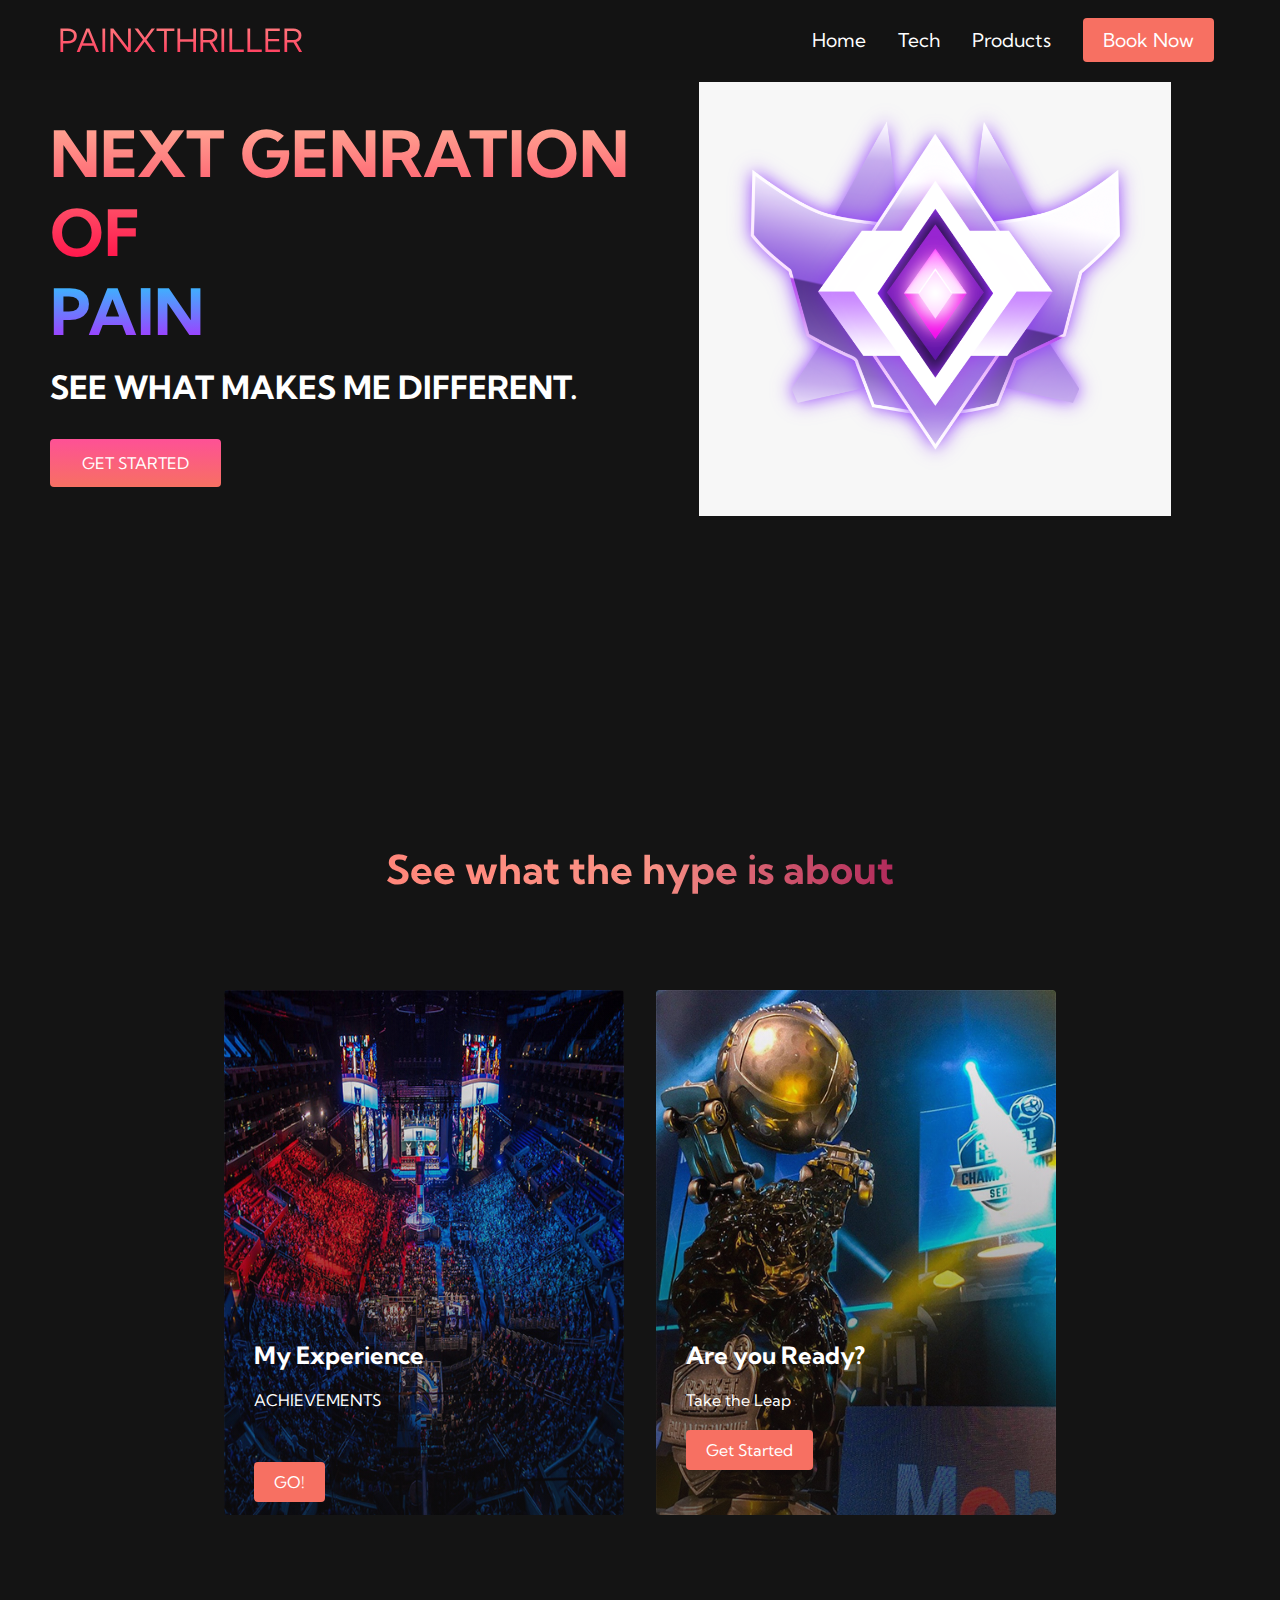
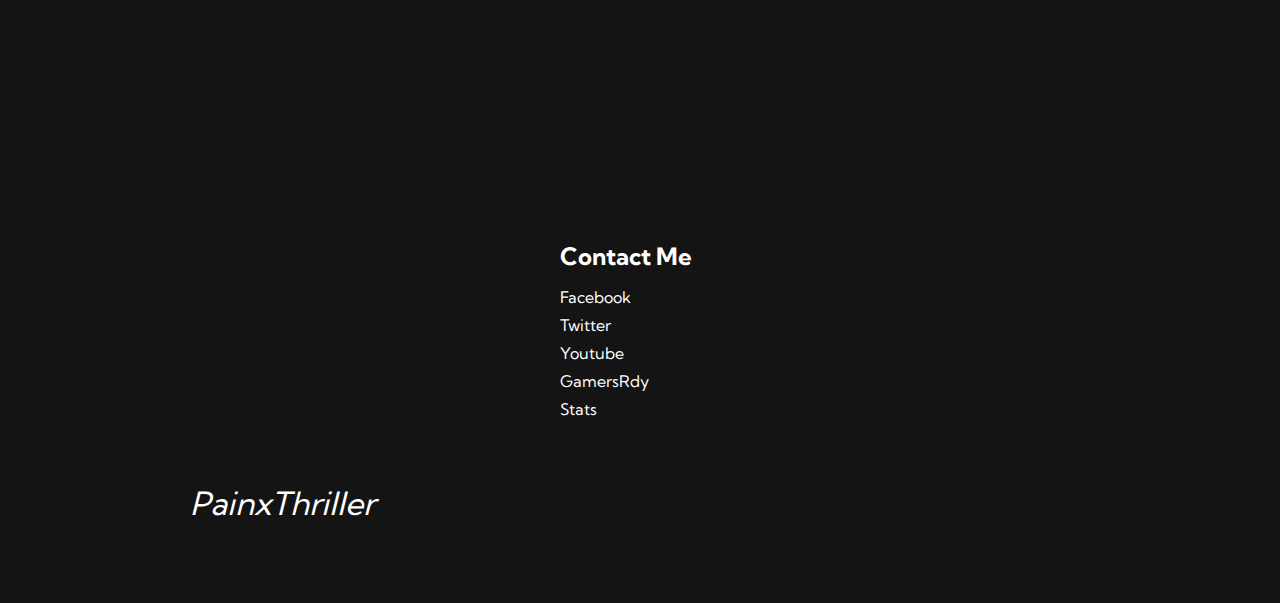
<file: index.html>
<!DOCTYPE html>
<html lang="en">
<head>
    <meta charset="UTF-8">
    <meta name="viewport" content="width=device-width, initial-scale=1.0">
    <title>PainxThriller</title>
    <link rel="stylesheet" href="styles.css">
    <link 
    rel="stylesheet" 
    href="https://use.fontawesome.com/releases/v5.15.1/css/all.css" 
    integrity="sha384-vp86vTRFVJgpjF9jiIGPEEqYqlDwgyBgEF109VFjmqGmIY/Y4HV4d3Gp2irVfcrp" 
    crossorigin="anonymous"
    />
    <link href="https://fonts.googleapis.com/css2?family=Kumbh+Sans:wght@400;700&display=swap" rel="stylesheet">
</head>
<body>
    <!--Navbar Section-->
    <nav class="navbar">
        <div class="navbar__container">
            <a href="/" id="navbar__logo"><i class="fas fa-gem"></i>PAINXTHRILLER</a>
            <div class="navbar__toggle" id="mobile-menu">
                <span class="bar"></span><span class="bar"></span>
                <span class="bar"></span>
            </div>
            <ul class="navbar__menu">
                <li class="navbar__item">
                    <a href="/" class="navbar__links">Home</a>
                </li>
                <li class="navbar__item">
                    <a href="/tech.html" class="navbar__links">Tech</a>
                </li>
                <li class="navbar__item">
                    <a href="/products.html" class="navbar__links">Products</a>
                </li>
                <li class="navbar__btn">
                    <a href="/https://www.gamersrdy.com/product/painxthriller/" class="button">Book Now</a></li>
            </ul>
        </div>
    </nav>

    <!--Hero Section-->
    <div class="main">
        <div class="main__container">
            <div class="main__content">
                <h1>NEXT GENRATION OF</h1>
                <H2>PAIN</H2>
                <P>SEE WHAT MAKES ME DIFFERENT.</P>
                <button class="main__btn"><a href="/https://www.gamersrdy.com/product/painxthriller/">GET STARTED</a></button>
            </div>
            <div class="main__img--container">
                <img src="images/grandchampion.png" alt="pic" id="main__img">
            </div>
            <div class="ifram__container">
            <iframe width="560" height="315" src="https://www.youtube.com/embed/a5NY9ispk8A" frameborder="0" allow="accelerometer; autoplay; clipboard-write; encrypted-media; gyroscope; picture-in-picture" allowfullscreen></iframe>
            </div>
        </div>
    </div>

<!--services section-->
<div class="services">
    <h1>See what the hype is about</h1>
    <div class="services__container">
        <div class="services__card">
            <h2>My Experience</h2>
            <p>ACHIEVEMENTS</p>
            <button class="main__btn"><a href="/tech.html">GO!</a></button>
        </div>
        <div class="services__card">
            <h2>Are you Ready?</h2>
            <p>Take the Leap</p>
            <button>Get Started</button>
        </div>
    </div>
</div>
<!--Footer Section-->
<div class="footer__container">
    <div class="footer__links">
        <div class="footer__link--wrapper">
            <div class="footer__link--items">
                <h2>Contact Me</h2>
                <a href="/https://www.facebook.com/PainxThriller-108129050825280">Facebook</a>
                <a href="/https://twitter.com/PainThriller">Twitter</a>
                <a href="/https://www.youtube.com/channel/UCsH2_B17bNnd5aiCdCuJksg">Youtube</a>
                <a href="/https://www.gamersrdy.com/product/painxthriller/">GamersRdy</a>
                <a href="/https://rocketleague.tracker.network/rocket-league/profile/steam/76561198374964039/overview">Stats</a>
            </div>
            <!--<div class="footer__link--items">
                <h2>Contact Me</h2>
                <a href="/">Contact</a>
                <a href="/">Support</a>
                <a href="/">Destinations</a>
                <a href="/">Sponsorships</a>
            </div>
        </div>
        <div class="footer__link--wrapper">
            <div class="footer__link--items">
                <h2>About Me</h2>
                <a href="/">How it Works</a>
                <a href="/">Testimonials</a>
                <a href="/">Careers</a>
                <a href="/">Investments</a>
                <a href="/">Terms of Service</a>
            </div>
            <div class="footer__link--items">
                <h2>About Me</h2>
                <a href="/">How it Works</a>
                <a href="/">Testimonials</a>
                <a href="/">Careers</a>
                <a href="/">Investments</a>
                <a href="/">Terms of Service</a>
            </div>-->
        </div>
    </div>
    <div class="social__media">
        <div class="social__media--wrap">
            <div class="footer__logo">
                <a href="/" id="footer__logo"><i class="fas fa-gem">PainxThriller</i></a>
            </div>
            <p class="website__rights"></p>
            <div class="social__icons">
                <a href="/https://www.facebook.com/PainxThriller-108129050825280" class="social__icon--link" target="_blank">
                <i class="fab fa-facebook"></i>
                </a>
                <a href="/https://l.facebook.com/l.php?u=https%3A%2F%2Fwww.gifyourgame.com%2Fu%2Fpainxthriller%3Ffbclid%3DIwAR3YRAjfQqJP3lY_8sc3M1Y8vTr21XyFEkg1tC8ymx6z3U97TA9ZdehBDjI&h=AT2G0q3If_qKVQJUM4SGVdKsbRaycSTG_sfgzK_W10m0fEFFycCtie_Ge6sHz_2EWO9U4vugLtoHApNdv3It396ZfqhBQbcSg4rYLsWrT7QepWmswnpMpk1KGtS10X46EBE" class="social__icon--link" target="_blank">
                    <i class="fab fa-instagram"></i>
                 </a>
                 <a href="/https://twitter.com/PainThriller" class="social__icon--link" target="_blank">
                    <i class="fab fa-twitter"></i>
                </a>
                <a href="/" class="social__icon--link" target="_blank">
                    <i class="fab fa-linkedin"></i>
                </a>
                <a href="/https://www.youtube.com/channel/UCsH2_B17bNnd5aiCdCuJksg" class="social__icon--link" target="_blank">
                    <i class="fab fa-youtube"></i>
                    </a>
            </div>
        </div>
    </div>
</div>

    <script src="app.js"></script>
</body>
</html>
</file>
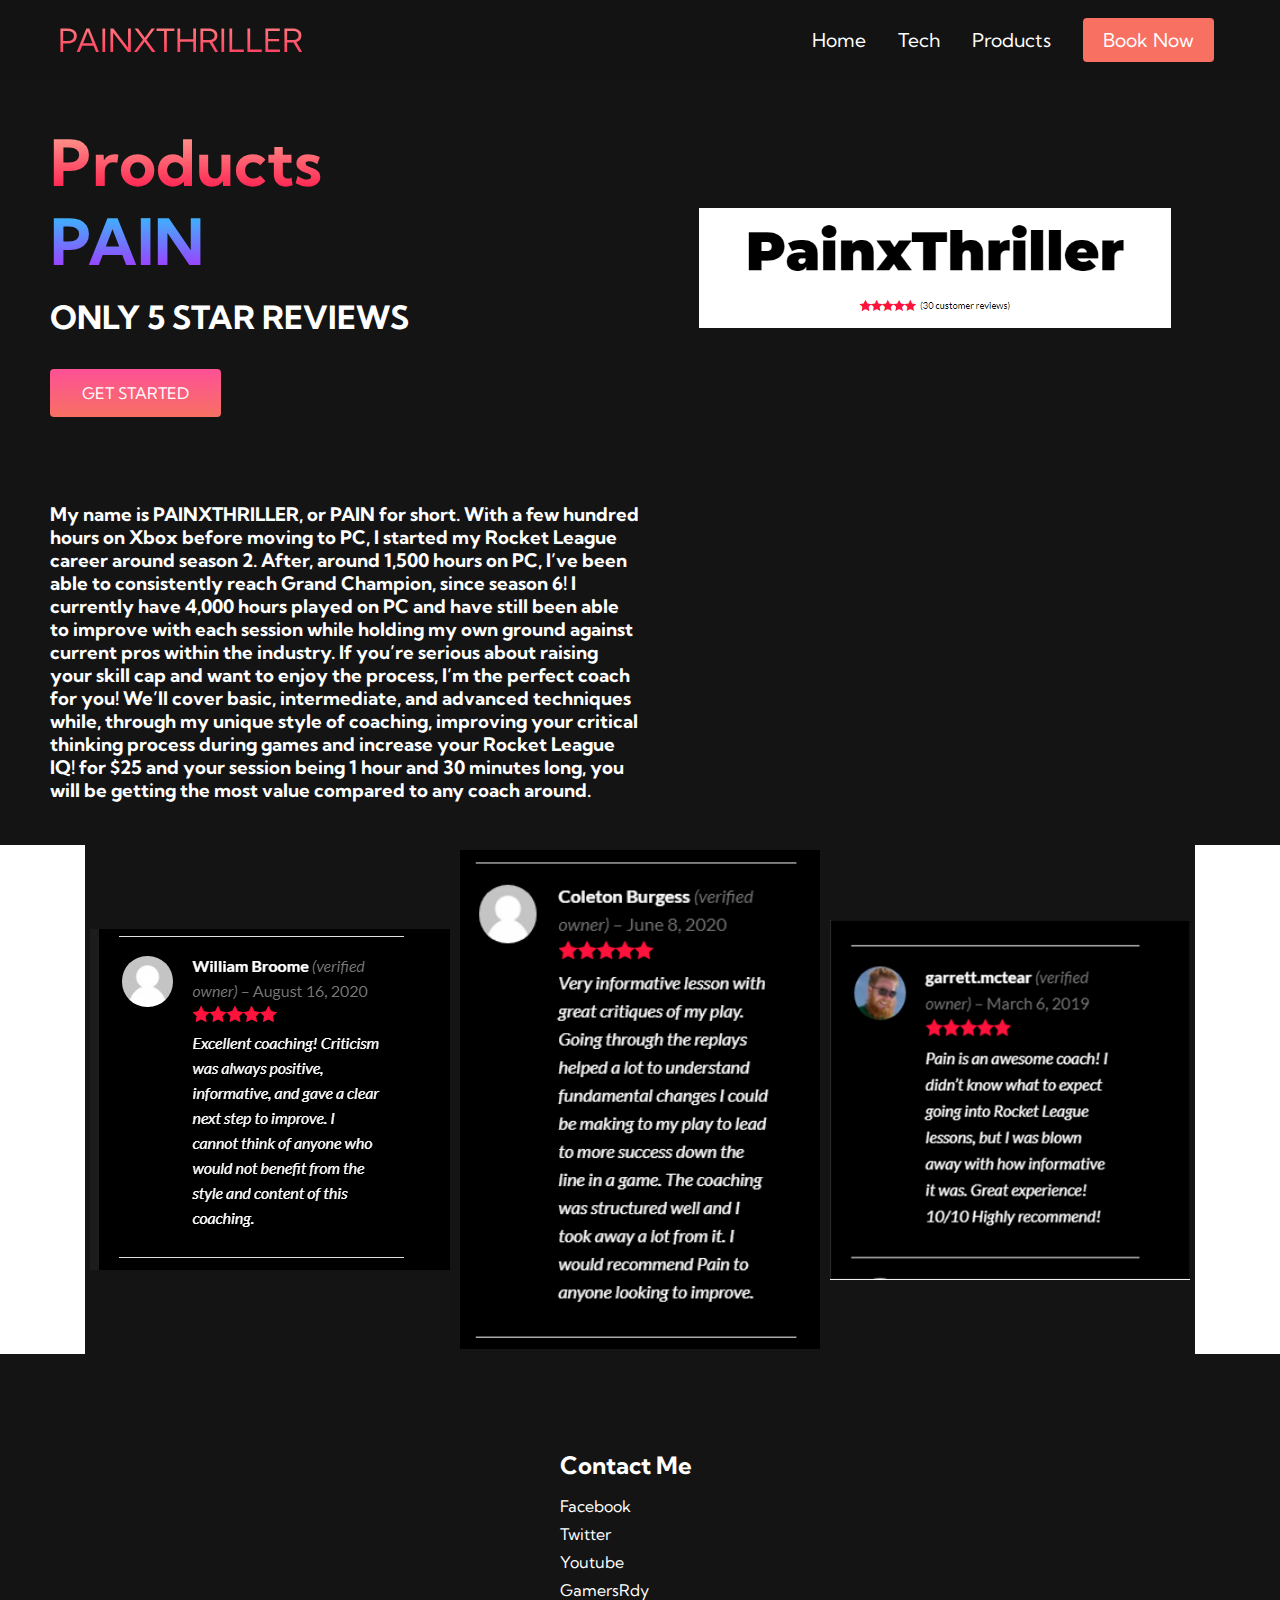
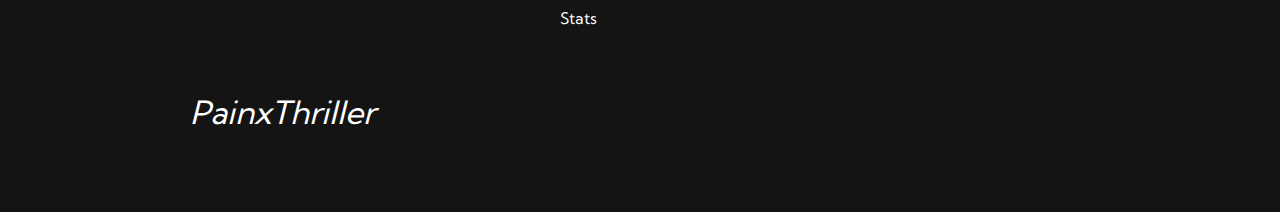
<file: products.html>
<!DOCTYPE html>
<html lang="en">
<head>
    <meta charset="UTF-8">
    <meta name="viewport" content="width=device-width, initial-scale=1.0">
    <title>PainxThriller</title>
    <link rel="stylesheet" href="styles.css">
    <link 
    rel="stylesheet" 
    href="https://use.fontawesome.com/releases/v5.15.1/css/all.css" 
    integrity="sha384-vp86vTRFVJgpjF9jiIGPEEqYqlDwgyBgEF109VFjmqGmIY/Y4HV4d3Gp2irVfcrp" 
    crossorigin="anonymous"
    />
    <link href="https://fonts.googleapis.com/css2?family=Kumbh+Sans:wght@400;700&display=swap" rel="stylesheet">
</head>
<body>
    <!--Navbar Section-->
    <nav class="navbar">
        <div class="navbar__container">
            <a href="/" id="navbar__logo"><i class="fas fa-gem"></i>PAINXTHRILLER</a>
            <div class="navbar__toggle" id="mobile-menu">
                <span class="bar"></span><span class="bar"></span>
                <span class="bar"></span>
            </div>
            <ul class="navbar__menu">
                <li class="navbar__item">
                    <a href="/" class="navbar__links">Home</a>
                </li>
                <li class="navbar__item">
                    <a href="/tech.html" class="navbar__links">Tech</a>
                </li>
                <li class="navbar__item">
                    <a href="/products.html" class="navbar__links">Products</a>
                </li>
                <li class="navbar__btn">
                    <a href="/https://www.gamersrdy.com/product/painxthriller/" class="button">Book Now</a></li>
            </ul>
        </div>
    </nav>

    <!--Hero Section-->
    <div class="main">
        <div class="main__container">
            <div class="main__content">
                <h1>Products</h1>
                <H2>PAIN</H2>
                <P>ONLY 5 STAR REVIEWS</P>
                <button class="main__btn"><a href="/">GET STARTED</a></button>
            </div>
            <div class="main__img--container">
                <img src="images/review.PNG" alt="pic" id="main__img">
            </div>
            <h3>My name is PAINXTHRILLER, or PAIN for short. With a few hundred hours on Xbox before 
                moving to PC, I started my Rocket League career around season 2. After, around 1,500 
                hours on PC, I’ve been able to consistently reach Grand Champion, since season 6! 
                I currently have 4,000 hours played on PC and have still been able to improve 
                with each session while holding my own ground against current pros within the industry. 
                If you’re serious about raising your skill cap and want to enjoy the process, 
                I’m the perfect coach for you! We’ll cover basic, intermediate, and advanced techniques while, through my unique style of coaching,
                improving your critical thinking process during games and increase your Rocket League IQ!
                for $25 and your session being 1 hour and 30 minutes long, you will be getting the most value compared to any coach around. 
            </h3>
        </div>
    </div>

<!--services section-->
<div class="row">
    <div class="column">
      <img src="images/review1.PNG" alt="Snow" style="width:100%">
    </div>
    <div class="column">
      <img src="images/review2.PNG" alt="Forest" style="width:100%">
    </div>
    <div class="column">
      <img src="images/review3.png" alt="Mountains" style="width:100%">
    </div>
  </div>


<!--Footer Section-->
<div class="footer__container">
    <div class="footer__links">
        <div class="footer__link--wrapper">
            <div class="footer__link--items">
                <h2>Contact Me</h2>
                <a href="/https://www.facebook.com/PainxThriller-108129050825280">Facebook</a>
                <a href="/https://twitter.com/PainThriller">Twitter</a>
                <a href="/https://www.youtube.com/channel/UCsH2_B17bNnd5aiCdCuJksg">Youtube</a>
                <a href="/https://www.gamersrdy.com/product/painxthriller/">GamersRdy</a>
                <a href="/https://rocketleague.tracker.network/rocket-league/profile/steam/76561198374964039/overview">Stats</a>
            </div>
            <!--<div class="footer__link--items">
                <h2>Contact Me</h2>
                <a href="/">Contact</a>
                <a href="/">Support</a>
                <a href="/">Destinations</a>
                <a href="/">Sponsorships</a>
            </div>
        </div>
        <div class="footer__link--wrapper">
            <div class="footer__link--items">
                <h2>About Me</h2>
                <a href="/">How it Works</a>
                <a href="/">Testimonials</a>
                <a href="/">Careers</a>
                <a href="/">Investments</a>
                <a href="/">Terms of Service</a>
            </div>
            <div class="footer__link--items">
                <h2>About Me</h2>
                <a href="/">How it Works</a>
                <a href="/">Testimonials</a>
                <a href="/">Careers</a>
                <a href="/">Investments</a>
                <a href="/">Terms of Service</a>
            </div>-->
        </div>
    </div>
    <div class="social__media">
        <div class="social__media--wrap">
            <div class="footer__logo">
                <a href="/" id="footer__logo"><i class="fas fa-gem">PainxThriller</i></a>
            </div>
            <p class="website__rights"></p>
            <div class="social__icons">
                <a href="/https://www.facebook.com/PainxThriller-108129050825280" class="social__icon--link" target="_blank">
                <i class="fab fa-facebook"></i>
                </a>
                <a href="/https://l.facebook.com/l.php?u=https%3A%2F%2Fwww.gifyourgame.com%2Fu%2Fpainxthriller%3Ffbclid%3DIwAR3YRAjfQqJP3lY_8sc3M1Y8vTr21XyFEkg1tC8ymx6z3U97TA9ZdehBDjI&h=AT2G0q3If_qKVQJUM4SGVdKsbRaycSTG_sfgzK_W10m0fEFFycCtie_Ge6sHz_2EWO9U4vugLtoHApNdv3It396ZfqhBQbcSg4rYLsWrT7QepWmswnpMpk1KGtS10X46EBE" class="social__icon--link" target="_blank">
                    <i class="fab fa-instagram"></i>
                 </a>
                 <a href="/https://twitter.com/PainThriller" class="social__icon--link" target="_blank">
                    <i class="fab fa-twitter"></i>
                </a>
                <a href="/" class="social__icon--link" target="_blank">
                    <i class="fab fa-linkedin"></i>
                </a>
                <a href="/https://www.youtube.com/channel/UCsH2_B17bNnd5aiCdCuJksg" class="social__icon--link" target="_blank">
                    <i class="fab fa-youtube"></i>
                    </a>
            </div>
        </div>
    </div>
</div>

    <script src="app.js"></script>
</body>
</html>
</file>
<file: styles.css>
* {
  box-sizing: border-box;
  margin: 0;
  padding: 0;
  font-family: "Kumbh Sans", sans-serif;
}

.navbar {
  background: #131313;
  height: 80px;
  display: flex;
  justify-content: center;
  align-items: center;
  font-size: 1.2rem;
  position: sticky;
  top: 0;
  z-index: 999;
}

.navbar__container {
  display: flex;
  justify-content: space-between;
  height: 80px;
  z-index: 1;
  width: 100%;
  max-width: 1300px;
  margin: 0 auto;
  padding: 0 50px;
}

#navbar__logo {
  background-color: #ff8177;
  background-image: linear-gradient(to top, #ff0844 0%, #ffb199 100%);
  background-size: 100%;
  -webkit-background-clip: text;
  -moz-background-clip: text;
  -webkit-text-fill-color: transparent;
  -moz-text-fill-color: transparent;
  display: flex;
  align-items: center;
  cursor: pointer;
  text-decoration: none;
  font-size: 2rem;
}

.fa-gem {
  margin-right: 0.5rem;
}

.navbar__menu {
  display: flex;
  align-items: center;
  list-style: none;
  text-align: center;
}

.navbar__item {
  height: 80px;
}

.navbar__links {
  color: #fff;
  display: flex;
  align-items: center;
  justify-content: center;
  text-decoration: none;
  padding: 0 1rem;
  height: 100%;
}

.navbar__btn {
  display: flex;
  justify-content: center;
  align-items: center;
  padding: 0 1rem;
  width: 100%;
}

.button {
  display: flex;
  justify-content: center;
  align-items: center;
  text-decoration: none;
  padding: 10px 20px;
  height: 100%;
  width: 100%;
  border: none;
  outline: none;
  border-radius: 4px;
  background: #f77062;
  color: #fff;
}

.button:hover {
  background: #4837ff;
  transition: all 0.3s ease;
}

.navbar__links:hover {
  color: #f77062;
  transition: all 0.3s ease;
}

@media screen and (max-width: 960px) {
  .navbar__container {
    display: flex;
    justify-content: space-between;
    height: 80px;
    z-index: 1;
    width: 100%;
    max-width: 1300px;
    padding: 0;
  }

  .navbar__menu {
    display: grid;
    grid-template-columns: auto;
    margin: 0;
    width: 100%;
    position: absolute;
    top: -1000px;
    opacity: 0;
    transition: all 0.5s ease;
    height: 50vh;
    z-index: -1;
    background: #131313;
  }

  .navbar__menu.active {
    background: #131313;
    top: 100%;
    opacity: 1;
    transition: all 0.5s ease;
    z-index: 99;
    height: 50vh;
    font-size: 1.6rem;
  }

  #navbar__logo {
    padding-left: 25px;
  }

  .navbar__toggle .bar {
    width: 25px;
    height: 3px;
    margin: 5px auto;
    transition: all 0.3s ease-in-out;
    background: #fff;
  }

  .navbar__item {
    width: 100%;
  }

  .navbar__links {
    text-align: center;
    padding: 2rem;
    width: 100%;
    display: table;
  }

  #mobile-menu {
    position: absolute;
    top: 20%;
    right: 5%;
    transform: translate(5%, 20%);
  }

  .navbar__btn {
    padding-bottom: 2rem;
  }

  .button {
    display: flex;
    justify-content: center;
    align-items: center;
    width: 80%;
    height: 80px;
    margin: 0;
  }

  .navbar__toggle .bar {
    display: block;
    cursor: pointer;
  }

  #mobile-menu.is-active .bar:nth-child(2) {
    opacity: 0;
  }

  #mobile-menu.is-active .bar:nth-child(1) {
    transform: translateY(8px) rotate(45deg);
  }

  #mobile-menu.is-active .bar:nth-child(3) {
    transform: translateY(-8px) rotate(-45deg);
  }
}

/* hero section */
.main {
  background-color: #141414;
}

.main__container {
  display: grid;
  grid-template-columns: 1fr 1fr;
  align-items: center;
  justify-self: center;
  margin: 0 auto;
  height: 85vh;
  background-color: #141414;
  z-index: 1;
  width: 100%;
  max-width: 1300px;
  padding: 0 50px;
}

.main__content h1 {
  font-size: 4rem;
  background-color: #ff8177;
  background-image: linear-gradient(to top, #ff0844 0%, #ffb199 100%);
  background-size: 100%;
  -webkit-background-clip: text;
  -moz-background-clip: text;
  -webkit-text-fill-color: transparent;
  -moz-text-fill-color: transparent;
}

.main__content h2 {
  font-size: 4rem;
  background-color: #ff8177;
  background-image: linear-gradient(to top, #b721ff 0%, #21d4fd 100%);
  background-size: 100%;
  -webkit-background-clip: text;
  -moz-background-clip: text;
  -webkit-text-fill-color: transparent;
  -moz-text-fill-color: transparent;
}

.main__content p {
  margin-top: 1rem;
  font-size: 2rem;
  font-weight: 700;
  color: #fff;
}

.main__btn {
  font-size: 1rem;
  background-image: linear-gradient(to top, #f77062 0%, #fe5196 100%);
  padding: 14px 32px;
  border: none;
  border-radius: 4px;
  color: #fff;
  margin-top: 2rem;
  cursor: pointer;
  position: relative;
  transition: all 0.35s;
  outline: none;
}

.main__btn a {
  position: relative;
  z-index: 2;
  color: #fff;
  text-decoration: none;
}

.main__btn:after {
  position: absolute;
  content: "";
  top: 0;
  left: 0;
  width: 0;
  height: 100%;
  background: #4837ff;
  transition: all 0.35s;
  border-radius: 4px;
}

.main__btn:hover {
  color: #fff;
}

.main__btn:hover:after {
  width: 100%;
}

.main__img--container {
  text-align: center;
}

#main__img {
  height: 80%;
  width: 80%;
}

.main h3 {
  color: #fff;
}

.iframe__container {
  position: relative;
  width: 100%;
  padding-bottom: 56.25%;
  height: 0;
}

.iframe__container iframe {
  position: absolute;
  top: 0;
  left: 0;
  width: 100%;
  height: 100%;
}

video {
  width: 100%;
}

/*tech css*/
/* Three image containers (use 25% for four, and 50% for two, etc) */
.row {
  background-color: #141414;
  display: flex;
  flex-wrap: wrap;
  justify-self: center;
  margin: 0 auto;
  overflow: auto;
  align-items: center;
}

.column {
  background-color: #141414;
  margin: 0 auto;
  float: left;
  width: 33.33%;
  padding: 5px;
  display: flex;
  flex-direction: column;
  align-items: center;
}

/* Clear floats after image containers */
.row::after {
  content: "";
  display: table;
  clear: both;
}

/* mobile responsive */
@media screen and (max-width: 768px) {
  .main__container {
    display: grid;
    grid-template-columns: auto;
    align-items: center;
    justify-self: center;
    width: 100%;
    margin: 0 auto;
    height: 90vh;
  }

  .main__content {
    text-align: center;
    margin-bottom: 4rem;
  }

  .main__content h1 {
    font-size: 2.5rem;
    margin-top: 2rem;
  }

  .main__content h2 {
    font-size: 3rem;
  }

  .main__content p {
    margin-top: 1rem;
    font-size: 1.5rem;
  }

  .column {
    width: 100%;
  }
}

@media screen and (max-width: 480px) {
  .main__content h1 {
    font-size: 2rem;
    margin-top: 3rem;
  }

  .main__content h2 {
    font-size: 2rem;
  }

  .main__content p {
    margin-top: 2rem;
    font-size: 1.5rem;
  }

  .main__btn {
    padding: 12px 36px;
    margin: 2.5rem 0;
  }

  .column {
    width: 100%;
  }
}

/* services section css */
.services {
  background: #141414;
  display: flex;
  flex-direction: column;
  align-items: center;
  height: 100vh;
}

.services h1 {
  background-color: #ff8177;
  background-image: linear-gradient(
    to right,
    #ff8177 0%,
    #ff867a 0%,
    #ff8c7f 21%,
    #f99185 52%,
    #cf556c 78%,
    #b12a5b 100%
  );
  background-size: 100%;
  margin-bottom: 5rem;
  font-size: 2.5rem;
  -webkit-background-clip: text;
  -moz-background-clip: text;
  -webkit-text-fill-color: transparent;
  -moz-text-fill-color: transparent;
}

.services__container {
  display: flex;
  justify-content: center;
  flex-wrap: wrap;
}

.services__card {
  margin: 1rem;
  height: 525px;
  width: 400px;
  border-radius: 4px;
  background-image: linear-gradient(
      to bottom,
      rgba(0, 0, 0, 0) 0%,
      rgba(17, 17, 17, 0.6) 100%
    ),
    url("/images/pic3.jpg");
  background-size: cover;
  position: relative;
  color: #fff;
}

.services__card:nth-child(2) {
  background-image: linear-gradient(
      to bottom,
      rgba(0, 0, 0, 0) 0%,
      rgba(17, 17, 17, 0.6) 100%
    ),
    url("/images/pic4.jpg");
}

.services h2 {
  position: absolute;
  top: 350px;
  left: 30px;
}

.services__card p {
  position: absolute;
  top: 400px;
  left: 30px;
}

.services__card button {
  color: #fff;
  padding: 10px 20px;
  border: none;
  outline: none;
  border-radius: 4px;
  background: #f77062;
  position: absolute;
  top: 440px;
  left: 30px;
  font-size: 1rem;
  cursor: pointer;
}

.services__card:hover {
  transform: scale(1.075);
  transition: 0.2s ease-in;
  cursor: pointer;
}

@media screen and (max-width: 960px) {
  .services {
    height: 1600px;
  }

  .services h1 {
    font-size: 2rem;
    margin-top: 12rem;
  }
}

@media screen and (max-width: 480px) {
  .services {
    height: 1400px;
  }

  .services h1 {
    font-size: 1.2rem;
  }

  .services__card {
    width: 300px;
  }

  .column {
    width: 100%;
  }
}

/* Footer CSS */
.footer__container {
  background-color: #141414;
  padding: 5rem 0;
  display: flex;
  flex-direction: column;
  justify-content: center;
  align-items: center;
}

#footer__logo {
  color: #fff;
  display: flex;
  align-items: center;
  cursor: pointer;
  text-decoration: none;
  font-size: 2rem;
}

.footer__links {
  width: 100%;
  max-width: 1000px;
  display: flex;
  justify-content: center;
}

.footer__link--wrapper {
  display: flex;
}

.footer__link--items {
  display: flex;
  flex-direction: column;
  align-items: flex-start;
  margin: 16px;
  text-align: left;
  width: 160px;
  box-sizing: border-box;
}

.footer__link--items h2 {
  margin-bottom: 16px;
}

.footer__link--items > h2 {
  color: #fff;
}

.footer__link--items a {
  color: #fff;
  text-decoration: none;
  margin-bottom: 0.5rem;
}

.footer__link--items a:hover {
  color: #e9e9e9;
  transition: 0, 3s ease-out;
}

/* Social Icons*/
.social__icon--link {
  color: #fff;
  font-size: 24px;
}

.social__media {
  max-width: 1000px;
  width: 100%;
}

.social__media--wrap {
  display: flex;
  justify-content: space-between;
  align-items: center;
  width: 90%;
  max-width: 1000px;
  margin: 40px auto 0 auto;
}

.social__icons {
  display: flex;
  justify-content: space-between;
  align-items: center;
  width: 240px;
}

.socail__logo {
  color: #fff;
  justify-self: flex-start;
  margin-left: 20px;
  cursor: pointer;
  text-decoration: none;
  font-size: 2rem;
  display: flex;
  align-items: center;
  margin-bottom: 16px;
}

.website__rights {
  color: #fff;
}

@media screen and (max-width: 820px) {
  .footer__links {
    padding-top: 2rem;
  }

  #footer__logo {
    margin-bottom: 2rem;
  }

  .website__rights {
    margin-bottom: 2rem;
  }

  .footer__link--wrapper {
    flex-direction: column;
  }

  .social__media--wrap {
    flex-direction: column;
  }
}

@media screen and (max-width: 480px) {
  .footer__link--items {
    margin: 0;
    padding: 10px;
    width: 100%;
  }
}
</file>
